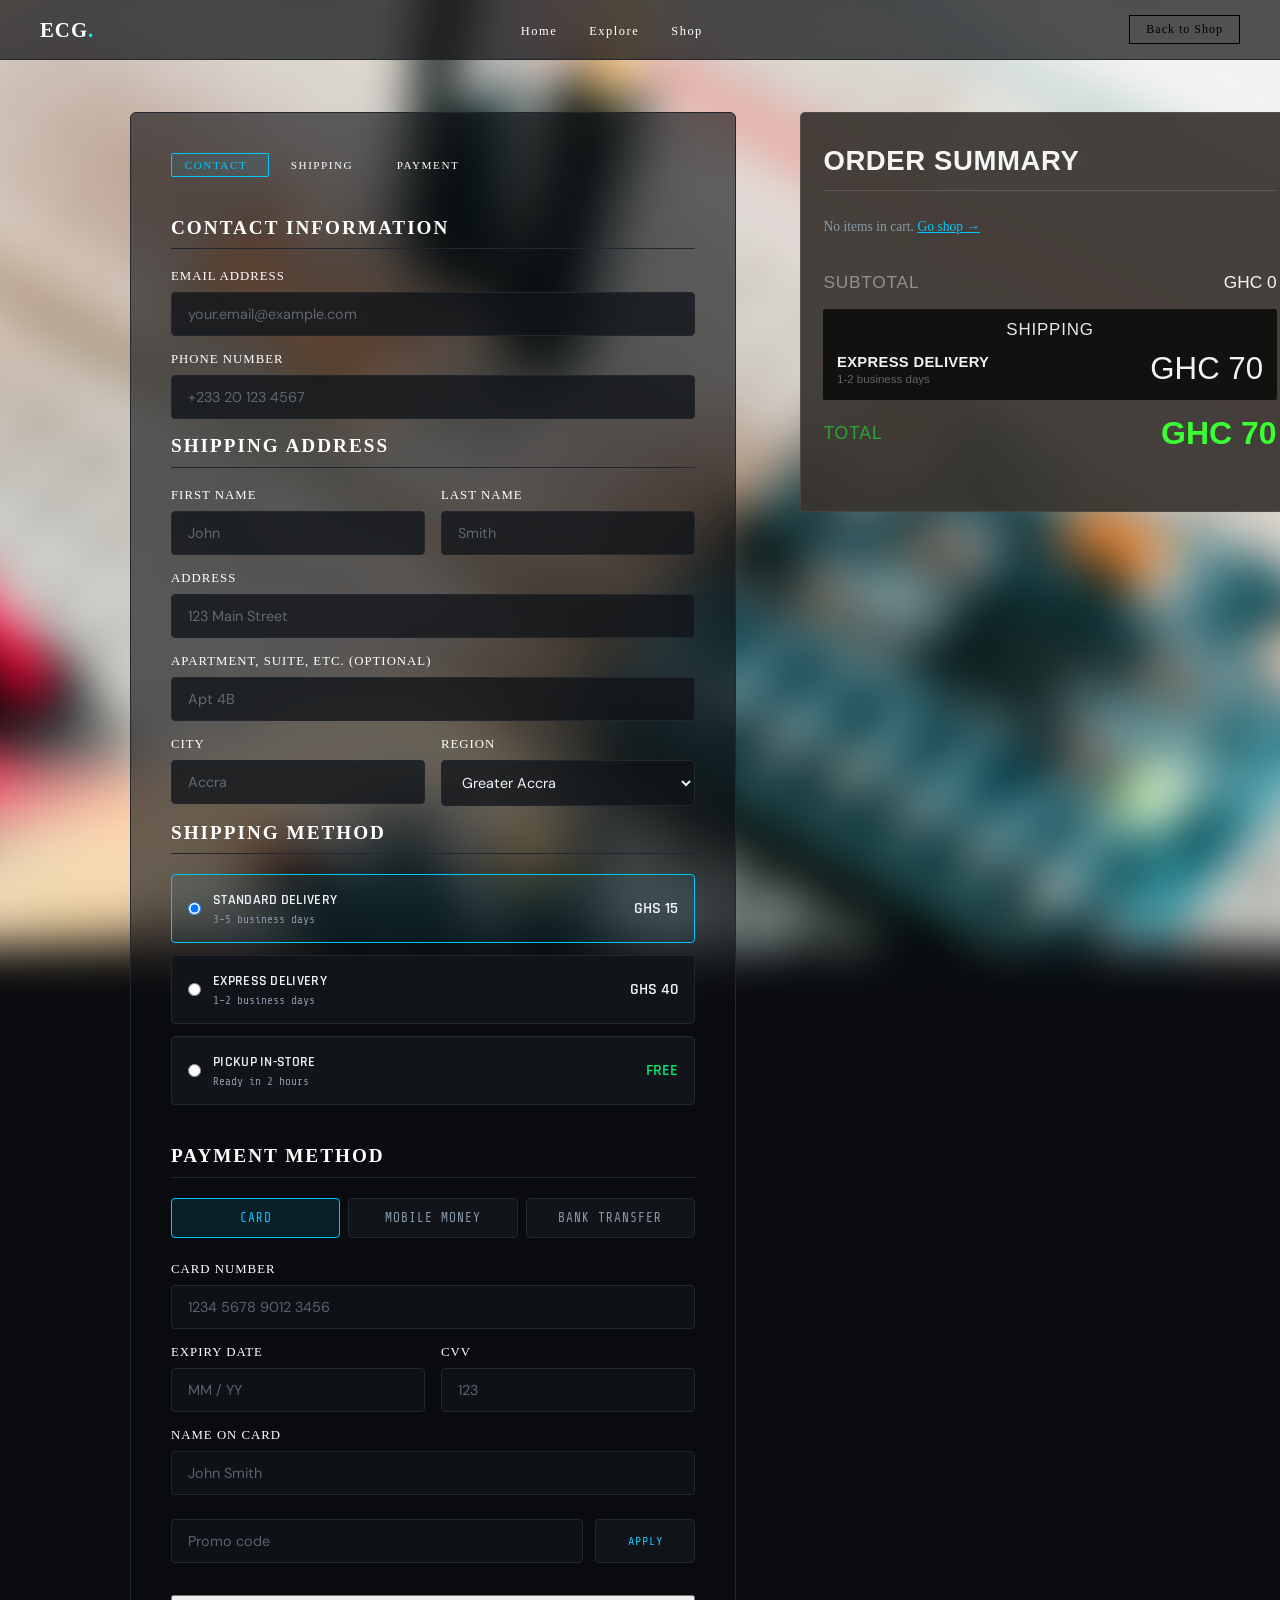
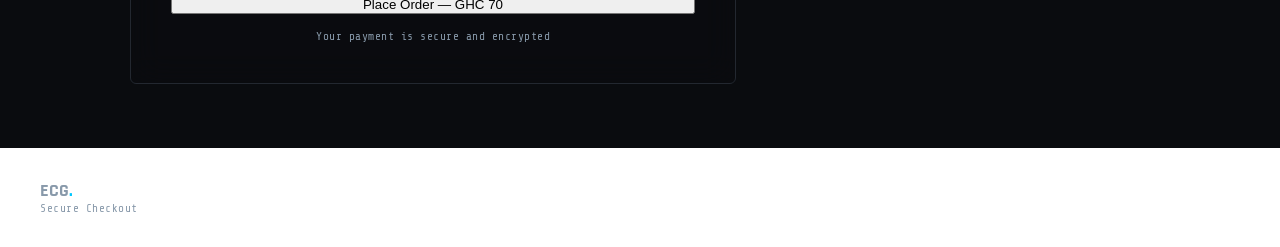
<file: checkout.html>
<!doctype html>
<html lang="en">
  <head>
    <meta charset="UTF-8" />
    <meta name="viewport" content="width=device-width, initial-scale=1.0" />
    <title>Checkout</title>
    <link rel="stylesheet" href="styles.css" />
    <link rel="stylesheet" href="checkout.css" />
  </head>
  <body>
    <nav>
      <a href="index.html" class="nav-logo">ECG<span>.</span></a>
      <ul class="nav-links">
        <li><a href="index.html">Home</a></li>
        <li><a href="explore.html">Explore</a></li>
        <li><a href="shop.html">Shop</a></li>
      </ul>
      <a href="shop.html" class="nav-cart-btn">Back to Shop</a>
    </nav>

    <div class="checkout-layout">
      <!-- ── LEFT: FORM ── -->
      <div class="checkout-form-section">
        <!-- Progress Steps -->
        <div class="checkout-progress">
          <span class="progress-step active">Contact</span>
          <span class="progress-step">Shipping</span>
          <span class="progress-step">Payment</span>
        </div>

        <!-- Contact Section -->
        <h2>Contact Information</h2>
        <div class="form-group">
          <label class="form-label">Email Address</label>
          <input
            type="email"
            class="form-input"
            placeholder="your.email@example.com"
          />
        </div>
        <div class="form-group">
          <label class="form-label">Phone Number</label>
          <input type="tel" class="form-input" placeholder="+233 20 123 4567" />
        </div>

        <!-- Shipping Address Section -->
        <h2 class="ship">Shipping Address</h2>
        <div class="form-row">
          <div class="form-group">
            <label class="form-label">First Name</label>
            <input type="text" class="form-input" placeholder="John" />
          </div>
          <div class="form-group">
            <label class="form-label">Last Name</label>
            <input type="text" class="form-input" placeholder="Smith" />
          </div>
        </div>
        <div class="form-group">
          <label class="form-label">Address</label>
          <input type="text" class="form-input" placeholder="123 Main Street" />
        </div>
        <div class="form-group">
          <label class="form-label">Apartment, suite, etc. (optional)</label>
          <input type="text" class="form-input" placeholder="Apt 4B" />
        </div>
        <div class="form-row">
          <div class="form-group">
            <label class="form-label">City</label>
            <input type="text" class="form-input" placeholder="Accra" />
          </div>
          <div class="form-group">
            <label class="form-label">Region</label>
            <select class="form-input">
              <option>Greater Accra</option>
              <option>Ashanti</option>
              <option>Western</option>
              <option>Eastern</option>
              <option>Central</option>
              <option>Volta</option>
              <option>Northern</option>
              <option>Upper East</option>
              <option>Upper West</option>
              <option>Brong-Ahafo</option>
            </select>
          </div>
        </div>

        <!-- Shipping Method Section -->
        <h2>Shipping Method</h2>
        <div class="shipping-options">
          <label class="shipping-option selected">
            <input type="radio" name="shipping" checked />
            <div class="option-content">
              <div class="option-name">Standard Delivery</div>
              <div class="option-desc">3–5 business days</div>
            </div>
            <span class="option-price">GHS 15</span>
          </label>

          <label class="shipping-option">
            <input type="radio" name="shipping" />
            <div class="option-content">
              <div class="option-name">Express Delivery</div>
              <div class="option-desc">1–2 business days</div>
            </div>
            <span class="option-price">GHS 40</span>
          </label>

          <label class="shipping-option">
            <input type="radio" name="shipping" />
            <div class="option-content">
              <div class="option-name">Pickup In-Store</div>
              <div class="option-desc">Ready in 2 hours</div>
            </div>
            <span class="option-price free">FREE</span>
          </label>
        </div>

        <!-- Payment Section -->
        <h2 style="margin-top: 2.5rem">Payment Method</h2>
        <div class="payment-tabs">
          <button class="payment-tab active" data-method="card">Card</button>
          <button class="payment-tab" data-method="mobile">Mobile Money</button>
          <button class="payment-tab" data-method="bank">Bank Transfer</button>
        </div>

        <div id="cardPayment" class="payment-method">
          <div class="form-group">
            <label class="form-label">Card Number</label>
            <input
              type="text"
              class="form-input"
              placeholder="1234 5678 9012 3456"
              maxlength="19"
              id="cardNum"
            />
          </div>
          <div class="form-row">
            <div class="form-group">
              <label class="form-label">Expiry Date</label>
              <input
                type="text"
                class="form-input"
                placeholder="MM / YY"
                maxlength="7"
              />
            </div>
            <div class="form-group">
              <label class="form-label">CVV</label>
              <input
                type="text"
                class="form-input"
                placeholder="123"
                maxlength="4"
              />
            </div>
          </div>
          <div class="form-group">
            <label class="form-label">Name on Card</label>
            <input type="text" class="form-input" placeholder="John Smith" />
          </div>
        </div>

        <!-- Promo Code -->
        <div class="promo-section">
          <input type="text" class="form-input" placeholder="Promo code" />
          <button class="btn-apply">Apply</button>
        </div>

        <button class="checkout-btn" onclick="placeOrder()" style="width: 100%">
          Place Order — <span id="finalTotal">GHC 0</span>
        </button>

        <p class="security-note">Your payment is secure and encrypted</p>
      </div>

      <!-- ── RIGHT: ORDER SUMMARY ── -->
      <div class="order-summary">
        <h3>ORDER SUMMARY</h3>
        <div id="orderLines" class="summary-lines"></div>

        <div class="summary-subtotal-row">
          <span>SUBTOTAL</span>
          <strong id="summaryTotal">GHC 0</strong>
        </div>

        <div class="summary-shipping-card">
          <div class="shipping-heading">SHIPPING</div>
          <div class="shipping-card-row">
            <div>
              <div class="shipping-service">EXPRESS DELIVERY</div>
              <div class="shipping-time">1-2 business days</div>
            </div>
            <div class="shipping-amount" id="summaryShippingAmount">GHC 70</div>
          </div>
        </div>

        <div class="summary-total-row">
          <span>TOTAL</span>
          <strong id="grandTotal">GHC 0</strong>
        </div>
      </div>
    </div>

    <!-- ── FOOTER ── -->
    <footer>
      <div class="footer-logo">ECG<span>.</span></div>
      <div
        style="
          font-family: var(--font-mono);
          font-size: 0.7rem;
          color: var(--muted);
          letter-spacing: 0.5px;
        "
      >
        Secure Checkout
      </div>
    </footer>

    <script>
      const cart = JSON.parse(localStorage.getItem("ecg-cart") || "[]");

      function renderOrder() {
        const lines = document.getElementById("orderLines");
        const shippingFee = 70;
        let subtotal = 0;

        if (cart.length === 0) {
          lines.innerHTML =
            '<p style="font-size:0.85rem;color:var(--muted);padding:0.5rem 0;">No items in cart. <a href="shop.html" style="color:var(--cyan);">Go shop →</a></p>';
        } else {
          lines.innerHTML = cart
            .map((item) => {
              subtotal += item.price * item.qty;
              const lineName =
                item.qty > 1 ? `${item.name} x ${item.qty}` : item.name;
              return `
          <div class="order-line">
            <span class="name">${lineName}</span>
            <span class="amount">GHC ${item.price * item.qty}</span>
          </div>`;
            })
            .join("");
        }

        document.getElementById("summaryTotal").textContent = `GHC ${subtotal}`;
        document.getElementById("summaryShippingAmount").textContent =
          `GHC ${shippingFee}`;
        document.getElementById("grandTotal").textContent =
          `GHC ${subtotal + shippingFee}`;
        document.getElementById("finalTotal").textContent =
          `GHC ${subtotal + shippingFee}`;
      }

      function placeOrder() {
        alert("Order placed! Thank you for shopping with us.");
        localStorage.removeItem("ecg-cart");
        window.location.href = "index.html";
      }

      // Card number formatting
      document
        .getElementById("cardNum")
        ?.addEventListener("input", function () {
          this.value = this.value
            .replace(/\D/g, "")
            .replace(/(\d{4})(?=\d)/g, "$1 ");
        });

      // Payment method tabs
      document.querySelectorAll(".payment-tab").forEach((btn) => {
        btn.addEventListener("click", function () {
          document
            .querySelectorAll(".payment-tab")
            .forEach((b) => b.classList.remove("active"));
          this.classList.add("active");
        });
      });

      // Shipping option selection
      document.querySelectorAll('input[name="shipping"]').forEach((radio) => {
        radio.addEventListener("change", function () {
          document.querySelectorAll(".shipping-option").forEach((opt) => {
            opt.classList.remove("selected");
          });
          this.closest(".shipping-option").classList.add("selected");
        });
      });

      // Initialize
      renderOrder();
    </script>
  </body>
</html>
</file>
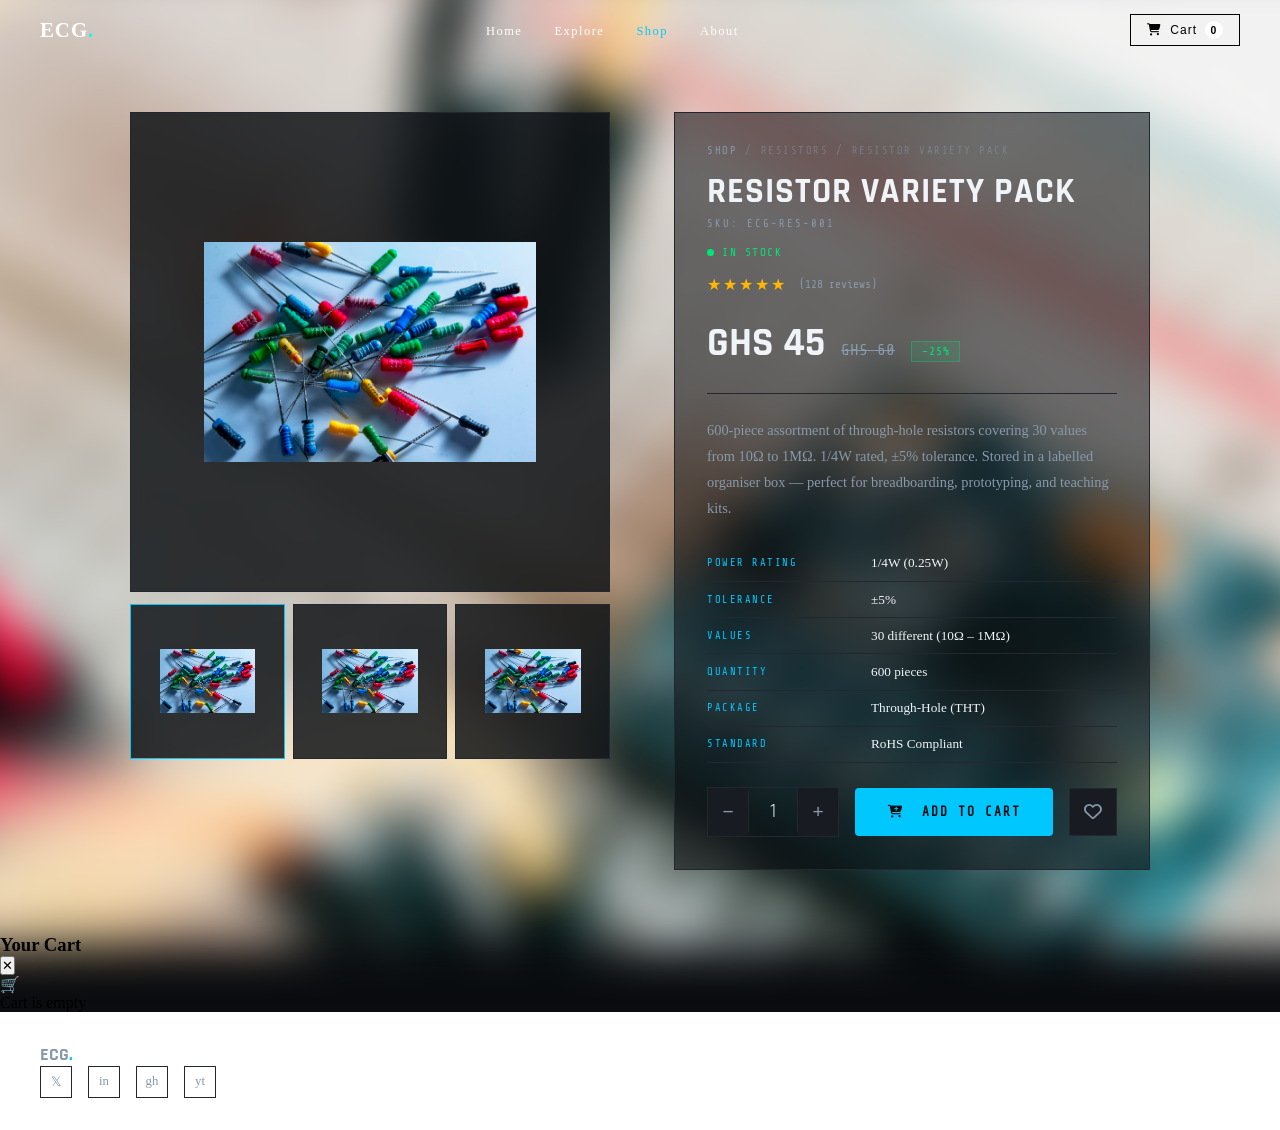
<file: product-detail.html>
<!doctype html>
<html lang="en">
  <head>
    <meta charset="UTF-8" />
    <meta name="viewport" content="width=device-width, initial-scale=1.0" />
    <title id="pageTitle">Product — ECG</title>
    <link rel="stylesheet" href="styles.css" />
    <link rel="stylesheet" href="product-detail.css" />
    <link
      rel="stylesheet"
      href="https://cdnjs.cloudflare.com/ajax/libs/font-awesome/6.5.0/css/all.min.css"
    />
  </head>
  <body>
    <!-- ── NAVIGATION ── -->
    <nav>
      <a href="index.html" class="nav-logo">ECG<span>.</span></a>
      <ul class="nav-links">
        <li><a href="index.html">Home</a></li>
        <li><a href="explore.html">Explore</a></li>
        <li><a href="shop.html" class="active">Shop</a></li>
        <li><a href="about.html">About</a></li>
      </ul>
      <button class="nav-cart-btn" id="openCart">
        <i class="fas fa-cart-shopping"></i> Cart
        <span class="cart-count" id="cartCount">0</span>
      </button>
    </nav>

    <!-- ── PRODUCT DETAIL ── -->
    <div class="product-detail">
      <!-- LEFT: Gallery -->
      <div class="detail-gallery">
        <div class="detail-main-img">
          <img id="mainImg" src="" alt="Product" />
        </div>
        <div class="detail-thumbs" id="thumbs"></div>
      </div>

      <!-- RIGHT: Info -->
      <div class="detail-info">
        <div class="breadcrumb">
          <a href="shop.html">Shop</a>
          <span>/</span>
          <span id="breadcrumbCat">Components</span>
          <span>/</span>
          <span id="breadcrumbName">Product</span>
        </div>

        <h1 id="detailName">Loading...</h1>
        <div class="sku" id="detailSku">SKU: ECG-000</div>

        <div class="stock-indicator">
          <div class="stock-dot"></div>
          <span>In Stock</span>
        </div>

        <div class="detail-rating">
          <div class="stars" id="detailStars">★★★★★</div>
          <span id="detailReviews">(0 reviews)</span>
        </div>

        <div class="detail-price-block">
          <div class="detail-price" id="detailPrice">GHS 0</div>
          <div class="detail-price-old" id="detailPriceOld"></div>
          <div class="detail-save" id="detailSave" style="display: none"></div>
        </div>

        <p class="detail-desc" id="detailDesc"></p>

        <table class="spec-table" id="specTable"></table>

        <div class="add-to-cart-block">
          <div class="qty-selector">
            <button onclick="changeQty(-1)">−</button>
            <span id="qtyDisplay">1</span>
            <button onclick="changeQty(1)">+</button>
          </div>
          <button class="detail-add-btn" id="addBtn">
            <i class="fas fa-cart-plus"></i>&nbsp; Add to Cart
          </button>
          <button class="wishlist-detail-btn" id="wishBtn" title="Wishlist">
            <i class="far fa-heart"></i>
          </button>
        </div>
      </div>
    </div>

    <!-- ── RELATED PRODUCTS ── -->
    <div class="related-section">
      <h2>Related <span style="color: var(--cyan)">Products</span></h2>
      <div class="related-grid" id="relatedGrid"></div>
    </div>

    <!-- ── CART DRAWER ── -->
    <div class="cart-overlay" id="cartOverlay" onclick="closeCart()"></div>
    <div class="cart-drawer" id="cartDrawer">
      <div class="cart-header">
        <h3>Your Cart</h3>
        <button class="cart-close" onclick="closeCart()">✕</button>
      </div>
      <div class="cart-items" id="cartItems">
        <div class="cart-empty">
          <div class="cart-empty-icon">🛒</div>
          <p>Cart is empty</p>
        </div>
      </div>
      <div class="cart-footer" id="cartFooter" style="display: none">
        <div class="cart-subtotal">
          <span>Subtotal</span>
          <strong id="cartTotal">GHS 0</strong>
        </div>
        <p
          class="cart-tax"
          style="
            font-family: var(--font-mono);
            font-size: 0.65rem;
            color: var(--muted);
            margin-top: 0.25rem;
          "
        >
          Taxes &amp; shipping calculated at checkout
        </p>
        <button class="checkout-btn" onclick="location.href = 'checkout.html'">
          Proceed to Checkout →
        </button>
        <span class="continue-shopping" onclick="closeCart()"
          >← Continue Shopping</span
        >
      </div>
    </div>

    <!-- ── FOOTER ── -->
    <footer>
      <div class="footer-logo">ECG<span>.</span></div>
      <div class="social-links">
        <a href="#">𝕏</a><a href="#">in</a><a href="#">gh</a><a href="#">yt</a>
      </div>
    </footer>

    <div class="bottom-nav">
      <div class="bottom-nav-inner">
        <a href="index.html" class="bottom-nav-link"
          ><i class="fas fa-house"></i><span>Home</span></a
        >
        <a href="explore.html" class="bottom-nav-link"
          ><i class="fas fa-magnifying-glass"></i><span>Explore</span></a
        >
        <a href="shop.html" class="bottom-nav-link active"
          ><i class="fas fa-cart-shopping"></i><span>Shop</span></a
        >
        <a href="about.html" class="bottom-nav-link"
          ><i class="fas fa-circle-info"></i><span>About</span></a
        >
      </div>
    </div>

    <script>
      /* ── PRODUCT DATABASE ── */
      const products = [
        {
          id: 1,
          name: "Resistor Variety Pack",
          category: "Resistors",
          cat: "resistors",
          sku: "ECG-RES-001",
          price: 45,
          oldPrice: 60,
          rating: 5,
          reviews: 128,
          desc: "600-piece assortment of through-hole resistors covering 30 values from 10Ω to 1MΩ. 1/4W rated, ±5% tolerance. Stored in a labelled organiser box — perfect for breadboarding, prototyping, and teaching kits.",
          images: [
            "./imgs/resis.avif",
            "./imgs/resis.avif",
            "./imgs/resis.avif",
          ],
          specs: [
            ["Power Rating", "1/4W (0.25W)"],
            ["Tolerance", "±5%"],
            ["Values", "30 different (10Ω – 1MΩ)"],
            ["Quantity", "600 pieces"],
            ["Package", "Through-Hole (THT)"],
            ["Standard", "RoHS Compliant"],
          ],
        },
        {
          id: 2,
          name: "Ceramic Capacitor Kit",
          category: "Capacitors",
          cat: "capacitors",
          sku: "ECG-CAP-002",
          price: 68,
          oldPrice: null,
          rating: 4,
          reviews: 64,
          desc: "500-piece ceramic capacitor set spanning values from 10pF to 100µF. Includes both SMD and through-hole variants with a compact storage box. Ideal for decoupling, filtering, and timing circuits.",
          images: [
            "./imgs/cystals.jpg",
            "./imgs/cystals.jpg",
            "./imgs/cystals.jpg",
          ],
          specs: [
            ["Voltage Rating", "Up to 500V"],
            ["Values", "10pF – 100µF"],
            ["Types", "SMD + Through-Hole"],
            ["Quantity", "500 pieces"],
            ["Dielectric", "X7R / Y5V / NP0"],
            ["Standard", "RoHS Compliant"],
          ],
        },
        {
          id: 3,
          name: "1N4148 Fast Switching Diode ×100",
          category: "Diodes",
          cat: "diodes",
          sku: "ECG-DIO-003",
          price: 18,
          oldPrice: null,
          rating: 5,
          reviews: 203,
          desc: "Small signal fast switching diode in glass DO-35 package. 100V peak reverse voltage, 200mA continuous forward current. Essential for signal protection, rectification, and logic clamping.",
          images: [
            "https://images.unsplash.com/photo-1587614382346-4ec70e388b28?w=600&q=80",
          ],
          specs: [
            ["Peak Reverse Voltage", "100V"],
            ["Forward Current", "200mA"],
            ["Reverse Recovery Time", "4ns"],
            ["Package", "DO-35 Glass"],
            ["Quantity", "100 pieces"],
            ["Standard", "RoHS Compliant"],
          ],
        },
        {
          id: 4,
          name: "BC547 NPN Transistor ×50",
          category: "Transistors",
          cat: "transistors",
          sku: "ECG-TRN-004",
          price: 24,
          oldPrice: 30,
          rating: 4,
          reviews: 87,
          desc: "General purpose NPN bipolar junction transistor in TO-92 plastic package. 45V collector-emitter voltage, 100mA collector current. Ideal for switching, signal amplification, and driver stages.",
          images: [
            "https://images.unsplash.com/photo-1581091226825-a6a2a5aee158?w=600&q=80",
          ],
          specs: [
            ["Type", "NPN BJT"],
            ["Vceo", "45V"],
            ["Ic Max", "100mA"],
            ["hFE (β)", "110 – 800"],
            ["Package", "TO-92"],
            ["Quantity", "50 pieces"],
          ],
        },
        {
          id: 5,
          name: "RGB LED Assortment ×100",
          category: "LEDs",
          cat: "leds",
          sku: "ECG-LED-005",
          price: 28,
          oldPrice: null,
          rating: 5,
          reviews: 91,
          desc: "100-piece LED kit covering red, green, blue, white and yellow colours. 5mm through-hole, 2.1V–3.4V forward voltage depending on colour. Great for indicators, decorative lighting and beginner projects.",
          images: [
            "https://images.unsplash.com/photo-1550751827-4bd374c3f58b?w=600&q=80",
          ],
          specs: [
            ["Size", "5mm"],
            ["Package", "Through-Hole"],
            ["Forward Voltage", "2.1V – 3.4V"],
            ["Colours", "Red, Green, Blue, White, Yellow"],
            ["Quantity", "100 pieces"],
            ["Standard", "RoHS Compliant"],
          ],
        },
        {
          id: 6,
          name: "Zener Diode Kit ×50",
          category: "Diodes",
          cat: "diodes",
          sku: "ECG-ZEN-006",
          price: 38,
          oldPrice: null,
          rating: 4,
          reviews: 56,
          desc: "50-piece assortment of Zener diodes covering voltage range 2.4V to 33V in DO-35 glass package. Essential for voltage regulation, overvoltage protection, and reference circuits.",
          images: [
            "https://images.unsplash.com/photo-1587614382346-4ec70e388b28?w=600&q=80",
          ],
          specs: [
            ["Voltage Range", "2.4V – 33V"],
            ["Package", "DO-35 Glass"],
            ["Power Dissipation", "500mW"],
            ["Quantity", "50 pieces"],
            [
              "Values Included",
              "2.4, 3.3, 3.9, 4.7, 5.1, 5.6, 6.2, 7.5, 8.2, 9.1, 10, 12, 15, 18, 24, 33V",
            ],
            ["Standard", "RoHS Compliant"],
          ],
        },
        {
          id: 7,
          name: "NE555 Timer IC ×10",
          category: "Integrated Circuits",
          cat: "ics",
          sku: "ECG-IC-007",
          price: 22,
          oldPrice: null,
          rating: 5,
          reviews: 312,
          desc: "The classic NE555 timer IC from Texas Instruments in DIP-8 package. Supports astable, monostable, and bistable operation. Operating voltage 5V – 15V. A must-have for any component kit.",
          images: [
            "https://images.unsplash.com/photo-1581091226825-a6a2a5aee158?w=600&q=80",
          ],
          specs: [
            ["Supply Voltage", "5V – 15V"],
            ["Package", "DIP-8"],
            ["Output Current", "200mA"],
            ["Timing Range", "µs to hours"],
            ["Manufacturer", "Texas Instruments"],
            ["Quantity", "10 pieces"],
          ],
        },
        {
          id: 8,
          name: "LM35 Temperature Sensor ×5",
          category: "Sensors",
          cat: "sensors",
          sku: "ECG-SEN-008",
          price: 55,
          oldPrice: 65,
          rating: 4,
          reviews: 74,
          desc: "Precision centigrade temperature sensor with linear 10mV/°C output. Range −55°C to +150°C. No external calibration required. Analogue output connects directly to ADC or microcontroller. TO-92 package.",
          images: [
            "https://images.unsplash.com/photo-1563770660941-20978e870e26?w=600&q=80",
          ],
          specs: [
            ["Temperature Range", "−55°C to +150°C"],
            ["Output", "10mV/°C (linear)"],
            ["Supply Voltage", "4V – 30V"],
            ["Accuracy", "±0.5°C at 25°C"],
            ["Package", "TO-92"],
            ["Quantity", "5 pieces"],
          ],
        },
      ];

      /* ── STATE ── */
      let cart = JSON.parse(localStorage.getItem("ecg-cart") || "[]");
      let qty = 1;
      let currentProduct = null;

      /* ── LOAD PRODUCT FROM URL ── */
      function loadProduct() {
        const params = new URLSearchParams(location.search);
        const id = parseInt(params.get("id")) || 1;
        const p = products.find((x) => x.id === id) || products[0];
        currentProduct = p;

        document.title = p.name + " — ECG";
        document.getElementById("pageTitle").textContent = p.name + " — ECG";
        document.getElementById("detailName").textContent = p.name;
        document.getElementById("detailSku").textContent = "SKU: " + p.sku;
        document.getElementById("breadcrumbCat").textContent = p.category;
        document.getElementById("breadcrumbName").textContent = p.name;
        document.getElementById("detailDesc").textContent = p.desc;
        document.getElementById("detailPrice").textContent = "GHS " + p.price;
        document.getElementById("detailReviews").textContent =
          "(" + p.reviews + " reviews)";

        // Stars
        const full = Math.round(p.rating);
        document.getElementById("detailStars").textContent =
          "★".repeat(full) + "☆".repeat(5 - full);

        // Old price / save badge
        if (p.oldPrice) {
          document.getElementById("detailPriceOld").textContent =
            "GHS " + p.oldPrice;
          const pct = Math.round((1 - p.price / p.oldPrice) * 100);
          const save = document.getElementById("detailSave");
          save.textContent = "−" + pct + "%";
          save.style.display = "";
        }

        // Main image
        document.getElementById("mainImg").src = p.images[0];
        document.getElementById("mainImg").alt = p.name;

        // Thumbnails
        const thumbsEl = document.getElementById("thumbs");
        thumbsEl.innerHTML = p.images
          .map(
            (src, i) => `
    <div class="detail-thumb ${i === 0 ? "active" : ""}" onclick="switchImg(this, '${src}')">
      <img src="${src}" alt="${p.name}" />
    </div>`,
          )
          .join("");

        // Spec table
        const tableEl = document.getElementById("specTable");
        tableEl.innerHTML = p.specs
          .map(
            ([k, v]) => `
    <tr><td>${k}</td><td>${v}</td></tr>`,
          )
          .join("");

        // Add to cart button
        document.getElementById("addBtn").onclick = () => {
          addToCart(p.id, p.name, p.price);
        };

        // Related products (same category, exclude self)
        const related = products.filter(
          (x) => x.cat === p.cat && x.id !== p.id,
        );
        const relatedGrid = document.getElementById("relatedGrid");
        if (related.length === 0) {
          relatedGrid.closest(".related-section").style.display = "none";
        } else {
          relatedGrid.innerHTML = related
            .map(
              (r) => `
      <div class="product-card" onclick="location.href='product-detail.html?id=${r.id}'">
        <div class="product-img">
          <img src="${r.images[0]}" alt="${r.name}" />
        </div>
        <div class="product-info">
          <div class="product-category">${r.category}</div>
          <div class="product-name">${r.name}</div>
          <div class="price-row">
            <div class="price">GHS ${r.price}</div>
            <button class="add-to-cart" onclick="event.stopPropagation();addToCart(${r.id},'${r.name}',${r.price})">+</button>
          </div>
        </div>
      </div>`,
            )
            .join("");
        }
      }

      function switchImg(thumb, src) {
        document.getElementById("mainImg").src = src;
        document
          .querySelectorAll(".detail-thumb")
          .forEach((t) => t.classList.remove("active"));
        thumb.classList.add("active");
      }

      /* ── QTY ── */
      function changeQty(delta) {
        qty = Math.max(1, qty + delta);
        document.getElementById("qtyDisplay").textContent = qty;
      }

      /* ── WISHLIST ── */
      document.getElementById("wishBtn").addEventListener("click", function () {
        this.classList.toggle("active");
        this.innerHTML = this.classList.contains("active")
          ? '<i class="fas fa-heart" style="color:var(--danger)"></i>'
          : '<i class="far fa-heart"></i>';
      });

      /* ── CART ── */
      function updateCartCount() {
        const total = cart.reduce((s, i) => s + i.qty, 0);
        document
          .querySelectorAll("#cartCount")
          .forEach((el) => (el.textContent = total));
      }

      function saveCart() {
        localStorage.setItem("ecg-cart", JSON.stringify(cart));
        updateCartCount();
        renderCartDrawer();
      }

      function addToCart(id, name, price) {
        for (let i = 0; i < qty; i++) {
          const existing = cart.find((x) => x.id === id);
          if (existing) existing.qty++;
          else cart.push({ id, name, price, qty: 1 });
        }
        saveCart();
        openCart();
      }

      function renderCartDrawer() {
        const container = document.getElementById("cartItems");
        const footer = document.getElementById("cartFooter");
        if (cart.length === 0) {
          container.innerHTML = `<div class="cart-empty"><div class="cart-empty-icon">🛒</div><p>Cart is empty</p></div>`;
          footer.style.display = "none";
          return;
        }
        footer.style.display = "block";
        let total = 0;
        container.innerHTML = cart
          .map((item) => {
            total += item.price * item.qty;
            return `
      <div class="cart-item">
        <div class="cart-item-img">
          <img src="https://via.placeholder.com/40/111418/00c8ff?text=${encodeURIComponent(item.name.charAt(0))}" alt="${item.name}"/>
        </div>
        <div>
          <div class="cart-item-name">${item.name}</div>
          <div class="cart-item-price">GHS ${item.price}</div>
        </div>
        <div class="qty-control">
          <button class="qty-btn" onclick="changeCartQty(${item.id},-1)">−</button>
          <input class="qty-num" type="text" value="${item.qty}" readonly />
          <button class="qty-btn" onclick="changeCartQty(${item.id},1)">+</button>
        </div>
      </div>`;
          })
          .join("");
        document.getElementById("cartTotal").textContent = "GHS " + total;
      }

      function changeCartQty(id, delta) {
        const item = cart.find((i) => i.id === id);
        if (!item) return;
        item.qty += delta;
        if (item.qty <= 0) cart = cart.filter((i) => i.id !== id);
        saveCart();
      }

      function openCart() {
        document.getElementById("cartDrawer").classList.add("open");
        document.getElementById("cartOverlay").classList.add("open");
        renderCartDrawer();
      }

      function closeCart() {
        document.getElementById("cartDrawer").classList.remove("open");
        document.getElementById("cartOverlay").classList.remove("open");
      }

      document.getElementById("openCart").addEventListener("click", openCart);

      /* ── INIT ── */
      loadProduct();
      updateCartCount();
      renderCartDrawer();
    </script>
  </body>
</html>
</file>
<file: styles.css>
/* ELECTRONICS COMPONENTS GUIDE — MAIN STYLES
   ============================================ */

@import url("https://fonts.googleapis.com/css2?family=Rajdhani:wght@400;500;600;700&family=Share+Tech+Mono&family=DM+Sans:wght@300;400;500;600&display=swap");

/* ── CSS Variables ── */
:root {
  --bg-dark: #0a0c0f;
  --bg-card: #111418;
  --bg-surface: #181c22;
  --border: #232830;
  --border-glow: #1e4a6e;
  --cyan: #00c8ff;
  --cyan-dim: #0099cc;
  --cyan-glow: rgba(0, 200, 255, 0.15);
  --white: #f0f4f8;
  --muted: #8899aa;
  --text: #ccd6e0;
  --danger: #ff4d6d;
  --success: #00e676;
  --font-display: "Rajdhani", sans-serif;
  --font-mono: "Share Tech Mono", monospace;
  --font-body: "DM Sans", sans-serif;
}

*,
*::before,
*::after {
  box-sizing: border-box;
  margin: 0;
  padding: 0;
}

html {
  scroll-behavior: smooth;
}

body {
  overflow-x: hidden;
}

/* ── Scrollbar ── */
::-webkit-scrollbar {
  width: 4px;
}
::-webkit-scrollbar-track {
  background: var(--bg-dark);
}
::-webkit-scrollbar-thumb {
  background: var(--border-glow);
  border-radius: 2px;
}

/* ── NAVIGATION ── */
nav {
  position: fixed;
  top: 0;
  left: 0;
  right: 0;
  z-index: 100;
  display: flex;
  align-items: center;
  justify-content: space-between;
  padding: 0 2.5rem;
  height: 60px;
  background: transparent;
}

.nav-logo {
  font-style: inter, sans-serif;
  font-size: 1.3rem;
  font-weight: 700;
  color: white;
  text-decoration: none;
  letter-spacing: 1px;
}

.nav-logo span {
  color: cyan;
}

.nav-links {
  font-style: inter, sans-serif;
  display: flex;
  gap: 2rem;
  list-style: none;
}

.nav-links a {
  font-size: 0.78rem;
  font-style: Poppins;
  font-weight: semi-bold;
  color: white;
  text-decoration: none;
  letter-spacing: 1.5px;
  transition: color 0.2s;
}

.nav-links a:hover,
.nav-links a.active {
  color: var(--cyan);
}

.nav-cart-btn {
  display: flex;
  align-items: center;
  gap: 0.5rem;
  background: transparent;
  border: 1px solid black;
  color: black;
  font-size: 0.75rem;
  padding: 0.4rem 1rem;
  cursor: pointer;
  text-decoration: none;
  transition: all 0.2s;
  letter-spacing: 1px;
}

.nav-cart-btn:hover {
  background: var(--cyan-glow);
  border-color: var(--cyan);
}

.cart-count {
  background: white;
  color: black;
  font-size: 0.65rem;
  font-weight: 700;
  width: 18px;
  height: 18px;
  border-radius: 50%;
  display: flex;
  align-items: center;
  justify-content: center;
}

/* ── HERO ── */
.hero {
  position: relative;
  min-height: 100vh;
  display: flex;
  align-items: center;
  overflow: hidden;
}

.hero-bg {
  position: absolute;
  inset: 0;
  background: url("./imgs/bg.jpg") center/cover no-repeat;
  filter: brightness(0.7) saturate(0.8);
}

.hero-bg::after {
  content: "";
  position: absolute;
  inset: 0;
}

/* Scanline overlay */
.hero::before {
  content: "";
  position: absolute;
  inset: 0;
  pointer-events: none;
  z-index: 1;
}

.hero-content {
  position: relative;
  z-index: 2;
  max-width: 680px;
  padding: 8rem 2.5rem 4rem;
}

.hero-tag {
  font-size: 0.9rem;
  font-style: Poppins, sans-serif;
  color: white;
  letter-spacing: 3px;
  margin-bottom: 1.2rem;
  display: flex;
  align-items: center;
  gap: 0.5rem;
}

.hero-tag::before {
  content: "";
  width: 24px;
  height: 1px;
  background: var(--cyan);
}

.hero h1 {
  font-size: clamp(2.8rem, 6vw, 5rem);
  font-weight: 700;
  line-height: 1.1;
  color: rgba(80, 106, 226, 0.719);
  margin-bottom: 0.2rem;
}

.hero h1 span {
  color: white;
}

.hero p {
  font-size: 1rem;
  color: white;
  max-width: 480px;
  margin: 1.2rem 0 2.2rem;
  line-height: 1.7;
}

.btn-primary {
  font-style:
    Roboto Mono,
    monospace;
  font-size: 0.8rem;
  letter-spacing: 2px;
  background: white;
  color: black;
  border: none;
  padding: 0.9rem 2.2rem;
  border-radius: 20px;
  cursor: pointer;
  text-decoration: none;
  display: inline-block;
  font-weight: 700;
  transition: all 0.2s;
}

.btn-primary:hover {
  background: #0c1314;
  color: white;
  box-shadow: 0 0 30px rgba(0, 200, 255, 0.4);
  transform: translateY(-1px);
}

.btn-outline {
  font-size: 0.8rem;
  letter-spacing: 2px;
  background: transparent;
  border-radius: 20px;
  color: white;
  border: 1px solid white;
  padding: 0.85rem 2.2rem;
  cursor: pointer;
  text-decoration: none;
  display: inline-block;
  transition: all 0.2s;
}

.btn-outline:hover {
  background: black;
  border: #0a0c0f;
}

.btn-outline-cta {
  margin-top: 1.5rem;
  display: inline-block;
}

.button-group {
  display: flex;
  gap: 2rem;
  flex-wrap: wrap;
}

.section-cta {
  text-align: center;
  margin-top: 3rem;
}

/* ── SECTION BASICS ── */
section {
  padding: 5rem 2.5rem;
}

.section-header {
  margin-bottom: 3rem;
  text-align: center;
}

.section-label {
  font-family: var(--font-mono);
  font-size: 0.7rem;
  color: var(--cyan);
  letter-spacing: 3px;
  text-transform: uppercase;
  margin-bottom: 0.6rem;
  display: flex;
  justify-content: center;
}

.section-header h2 {
  font-size: clamp(1.8rem, 3vw, 2.8rem);
  font-weight: 700;
  color: var(--white);
}

/* ── WHAT ARE ELECTRONICS SECTION ── */
.what-section {
  display: grid;
  color: white;
  grid-template-columns: 1fr 1fr;
  gap: 4rem;
  align-items: center;
  position: relative;
  overflow: hidden;
}

.what-section::before {
  content: "";
  position: absolute;
  inset: 0;
  background: url("./imgs/bg.jpg") center/cover no-repeat;
  background-size: cover;
  filter: blur(25px);
  transform: scale(1.25);
  z-index: -2;
}

.what-section::after {
  content: "";
  position: absolute;
  inset: 0;
  z-index: -1;
}

.what-video {
  position: relative;
  width: 100%;
  max-width: 100%;
  aspect-ratio: 16 / 9;
  overflow: hidden;
  background: black;
}

.what-video video {
  position: relative;
  z-index: 1;
  width: 100%;
  height: auto;
  object-fit: contain;
  max-height: 100%;
  display: block;
  margin: 0 auto;
  filter: brightness(0.75) saturate(0.7);
}

.what-video::before {
  content: "";
  position: absolute;
  inset: 0;
  border: 1px solid var(--border-glow);
  z-index: 0;
}

.what-text h3 {
  font-family: var(--font-display);
  font-size: 1.8rem;
  color: var(--white);
  margin-bottom: 1rem;
}

.what-text p {
  color: white;
  line-height: 1.8;
  margin-bottom: 1rem;
}

.carousel-controls {
  display: flex;
  gap: 0.5rem;
  margin-top: 1.5rem;
}

.carousel-btn {
  width: 36px;
  height: 36px;
  background: transparent;
  border: 2px solid white;
  border-radius: 20px;
  color: var(--muted);
  cursor: pointer;
  display: flex;
  align-items: center;
  justify-content: center;
  transition: all 0.2s;
  font-size: 0.9rem;
}

.carousel-btn:hover {
  border-color: var(--cyan);
  color: var(--cyan);
}

.explorebtn {
  margin-top: 2rem;
  display: inline-block;
  background: white;
  border: 1px solid;
  color: black;
  padding: 0.75rem 2rem;
  border-radius: 20px;
  font-size: 0.8rem;
  letter-spacing: 2px;
  text-decoration: none;
  transition: all 0.2s;
}

/* ── WHY STUDY SECTION ── */
.why-section {
  text-align: center;
  position: relative;
  overflow: hidden;
}

.why-section::before {
  content: "";
  position: absolute;
  inset: 0;
  background: url("./imgs/bg.jpg") center/cover no-repeat;
  background-size: cover;
  filter: blur(25px);
  transform: scale(1.25);
  z-index: -2;
}

.why-grid {
  display: grid;
  grid-template-columns: repeat(4, 1fr);
  gap: 1.5rem;
  margin-top: 3rem;
}

.why-card {
  background: rgba(255, 255, 255, 0.08);
  border: 1px solid rgba(255, 255, 255, 0.25);
  border-radius: 20px;
  backdrop-filter: blur(14px);
  -webkit-backdrop-filter: blur(14px);
  box-shadow: 0 10px 28px rgba(0, 0, 0, 0.28);
  padding: 2rem 1.5rem;
  text-align: left;
  position: relative;
  overflow: hidden;
  transition:
    transform 0.2s ease,
    border-color 0.25s ease,
    box-shadow 0.25s ease;
}

.why-card::before {
  content: "";
  position: absolute;
  top: 0;
  left: 0;
  width: 3px;
  height: 0;
  background: var(--cyan);
  transition: height 0.3s;
}

.why-card:hover {
  color: black;
}
.why-card:hover::before {
  height: 100%;
}

.why-num {
  font-size: 3rem;
  font-weight: 900;
  font-style:
    oblique 15deg Poppins,
    sans-serif;
  color: white;
  line-height: 1;
  margin-bottom: 0.75rem;
}

.why-card h4 {
  font-size: 1rem;
  color: white;
  margin-bottom: 0.5rem;
  text-transform: uppercase;
  letter-spacing: 1px;
}

.why-card p {
  font-size: 0.85rem;
  color: white;
  align-items: center;
  font-style: Poppins, sans-serif;
}

/* ── COMPONENT THUMBNAIL STRIP ── */
.component-strip {
  display: flex;
  gap: 0.8rem;
  padding: 1.5rem 2.5rem;
  background: transparent;
  overflow-x: auto;
  align-self: center;
  margin: 0 auto;
  max-width: 500px;
}

.component-thumb {
  flex: 0 0 64px;
  height: 64px;
  background: transparent;
  display: flex;
  align-items: center;
  justify-content: center;
  cursor: pointer;
  transition: all 0.2s;
}

.component-thumb:hover {
  border-color: var(--cyan);
  box-shadow: inset 0 0 12px var(--cyan-glow);
}

.component-thumb img {
  width: 60px;
  height: 60px;
  object-fit: contain;
  filter: brightness(1) saturate(0.5);
}

/* ── BOTTOM NAV ── */
.bottom-nav {
  display: none;
  position: fixed;
  bottom: 0;
  left: 0;
  right: 0;
  background: rgba(10, 12, 15, 0.97);
  border-top: 1px solid var(--border);
  padding: 0.75rem 2rem;
  z-index: 100;
}

.bottom-nav-inner {
  display: flex;
  justify-content: space-around;
}

.bottom-nav-link {
  display: flex;
  flex-direction: column;
  align-items: center;
  gap: 0.2rem;
  text-decoration: none;
  color: var(--muted);
  font-family: var(--font-mono);
  font-size: 0.6rem;
  text-transform: uppercase;
  letter-spacing: 1px;
  transition: color 0.2s;
}

.bottom-nav-link.active,
.bottom-nav-link:hover {
  color: var(--cyan);
}

/* ── FOOTER ── */
footer {
  background: white;
  padding: 2rem 2.5rem;
  display: absoulte;
  align-items: center;
  justify-content: space-between;
}

.footer-logo {
  font-family: var(--font-display);
  font-size: 1.1rem;
  font-weight: 700;
  color: var(--muted);
}

.footer-logo span {
  color: var(--cyan);
}

.social-links {
  display: flex;
  gap: 1rem;
}

.social-links a {
  width: 32px;
  height: 32px;
  border: 1px solid var(--border);
  display: flex;
  align-items: center;
  justify-content: center;
  text-decoration: none;
  color: var(--muted);
  font-size: 0.8rem;
  transition: all 0.2s;
}

.social-links a:hover {
  border-color: var(--cyan);
  color: var(--cyan);
}

/* ── UTILITY ── */
.container {
  max-width: 1200px;
  margin: 0 auto;
}
.text-cyan {
  color: var(--cyan);
}
.text-muted {
  color: var(--muted);
}

/* ── RESPONSIVE ── */
@media (max-width: 900px) {
  .what-section {
    grid-template-columns: 1fr;
  }
  .why-grid {
    grid-template-columns: 1fr 1fr;
  }
  .component-card {
    grid-template-columns: 120px 1fr;
  }
  .component-card > .learn-more-btn {
    grid-column: 1 / -1;
  }
}

@media (max-width: 600px) {
  nav {
    padding: 0 1.2rem;
  }
  section {
    padding: 3.5rem 1.2rem;
  }
  .why-grid {
    grid-template-columns: 1fr;
  }
  .nav-links {
    display: none;
  }
  .bottom-nav {
    display: block;
  }
  body {
    padding-bottom: 60px;
  }
  .component-card {
    grid-template-columns: 1fr;
  }
}
</file>
<file: checkout.css>
/* ── BACKGROUND ── */
body {
  position: relative;
  background: #0a0c0f;
  color: black;
  font-family: "Times New Roman", Times, serif;
}

body::before {
  content: "";
  position: fixed;
  inset: 0;
  background: url("./imgs/bg.jpg") center/cover no-repeat;
  filter: blur(22px);
  transform: scale(1.1);
  z-index: -1;
}

/* ── NAV BACKDROP ── */
nav {
  background: rgba(10, 12, 15, 0.7);
  backdrop-filter: blur(12px);
  -webkit-backdrop-filter: blur(12px);
  border-bottom: 1px solid var(--border);
}

/* ── CHECKOUT LAYOUT ── */
.checkout-layout {
  display: grid;
  grid-template-columns: 1fr 350px;
  gap: 4rem;
  max-width: 1100px;
  margin: 0 auto;
  padding: 7rem 2.5rem 4rem;
  min-height: 70vh;
}

/* ── PROGRESS INDICATOR ── */
.checkout-progress {
  display: flex;
  align-items: center;
  gap: 0.5rem;
  margin-bottom: 2.5rem;
}

.progress-step {
  font-size: 0.7rem;
  font-family: "Times New Roman", Times, serif;
  text-transform: uppercase;
  letter-spacing: 1.5px;
  color: white;
  padding: 0.3rem 0.8rem;
  border: 1px solid transparent;
  border-radius: 2px;
}

.progress-step.active {
  color: var(--cyan);
  border-color: var(--cyan);
  background: rgba(0, 200, 255, 0.08);
}

.checkout-progress .progress-step:not(:last-child)::after {
  content: "";
  margin-left: 0.5rem;
  color: var(--border);
  font-size: 0.7rem;
}

/* ── FORM WRAPPER ── */
.checkout-form-section {
  background: rgba(10, 12, 15, 0.6);
  backdrop-filter: blur(16px);
  -webkit-backdrop-filter: blur(16px);
  border: 1px solid var(--border);
  border-radius: 6px;
  padding: 2.5rem;
}

/* ── FORM SECTION ── */
.checkout-form-section h2 {
  font-family: Cambria, Cochin, Georgia, Times, "Times New Roman", serif;
  font-size: 1.2rem;
  font-weight: 700;
  margin: 0 0 1.25rem 0;
  color: white;
  text-transform: uppercase;
  letter-spacing: 2px;
  padding-bottom: 0.6rem;
  border-bottom: 1px solid var(--border);
}

.form-group {
  margin-bottom: 1rem;
}

.form-label {
  font-size: 0.8rem;
  font-family: "Times New Roman", Times, serif;
  color: white;
  text-transform: uppercase;
  letter-spacing: 1px;
  display: block;
  margin-bottom: 0.5rem;
}

.form-input {
  width: 100%;
  background: rgba(17, 20, 24, 0.8);
  border: 1px solid var(--border);
  color: var(--white);
  font-family: var(--font-body);
  font-size: 0.9rem;
  padding: 0.75rem 1rem;
  border-radius: 4px;
  outline: none;
  transition:
    border-color 0.2s,
    box-shadow 0.2s;
}

.form-input::placeholder {
  color: var(--muted);
  opacity: 0.6;
}

.form-input:focus {
  border-color: var(--cyan);
  box-shadow: 0 0 0 3px rgba(0, 200, 255, 0.1);
}
.ship {
  margin-top: 2.5rem;
}
.form-row {
  display: grid;
  grid-template-columns: 1fr 1fr;
  gap: 1rem;
}

/* ── SHIPPING OPTIONS ── */
.shipping-options {
  display: flex;
  flex-direction: column;
  gap: 0.75rem;
  margin-bottom: 2rem;
}

.shipping-option {
  display: flex;
  align-items: center;
  justify-content: space-between;
  padding: 1rem;
  background: var(--bg-card);
  border: 1px solid var(--border);
  border-radius: 4px;
  cursor: pointer;
  transition: all 0.2s;
}

.shipping-option:hover {
  border-color: var(--cyan);
}

.shipping-option.selected {
  border-color: var(--cyan);
  background: rgba(0, 200, 255, 0.05);
}

.shipping-option input[type="radio"] {
  cursor: pointer;
  margin-right: 0.75rem;
}

.option-content {
  flex: 1;
}

.option-name {
  font-family: var(--font-display);
  font-size: 0.9rem;
  font-weight: 600;
  color: var(--white);
  text-transform: uppercase;
  letter-spacing: 0.3px;
}

.option-desc {
  font-family: var(--font-mono);
  font-size: 0.7rem;
  color: var(--muted);
  margin-top: 0.25rem;
}

.option-price {
  font-family: var(--font-display);
  font-size: 1rem;
  font-weight: 600;
  color: var(--white);
}

.option-price.free {
  color: var(--success);
}

/* ── PAYMENT TABS ── */
.payment-tabs {
  display: flex;
  gap: 0.5rem;
  margin-bottom: 1.5rem;
}

.payment-tab {
  flex: 1;
  padding: 0.75rem;
  background: var(--bg-card);
  border: 1px solid var(--border);
  border-radius: 4px;
  color: var(--muted);
  font-family: var(--font-mono);
  font-size: 0.8rem;
  text-transform: uppercase;
  letter-spacing: 1px;
  cursor: pointer;
  transition: all 0.2s;
}

.payment-tab:hover {
  border-color: var(--cyan);
}

.payment-tab.active {
  background: rgba(0, 200, 255, 0.1);
  border-color: var(--cyan);
  color: var(--cyan);
}

.payment-method {
  display: block;
}

/* ── PROMO & CHECKOUT ── */
.promo-section {
  display: grid;
  grid-template-columns: 1fr 100px;
  gap: 0.75rem;
  margin: 1.5rem 0 2rem 0;
}

.btn-apply {
  background: var(--bg-card);
  border: 1px solid var(--border);
  color: var(--cyan);
  font-family: var(--font-mono);
  font-size: 0.75rem;
  text-transform: uppercase;
  letter-spacing: 1px;
  cursor: pointer;
  border-radius: 4px;
  transition: all 0.2s;
}

.btn-apply:hover {
  background: rgba(0, 200, 255, 0.1);
  border-color: var(--cyan);
}

.security-note {
  font-family: var(--font-mono);
  font-size: 0.7rem;
  color: var(--muted);
  text-align: center;
  margin-top: 1rem;
  letter-spacing: 0.5px;
}

/* ── ORDER SUMMARY ── */
.order-summary {
  background: rgba(56, 52, 47, 0.92);
  backdrop-filter: blur(16px);
  -webkit-backdrop-filter: blur(16px);
  border: 1px solid rgba(255, 255, 255, 0.08);
  border-radius: 5px;
  padding: 2rem 1.4rem 1.4rem;
  width: 500px;
  height: 400px;
  position: sticky;
  top: 80px;
}

.order-summary h3 {
  font-family: Arial, Helvetica, sans-serif;
  font-size: 1.72rem;
  font-weight: 700;
  color: rgba(255, 255, 255, 0.95);
  text-transform: uppercase;
  letter-spacing: 0.6px;
  margin-bottom: 1.25rem;
  padding-bottom: 0.8rem;
  border-bottom: 1px solid rgba(255, 255, 255, 0.15);
  white-space: nowrap;
}

.summary-lines {
  margin-bottom: 1.85rem;
}

.order-line {
  display: flex;
  justify-content: space-between;
  align-items: center;
  font-size: 0.96rem;
  padding: 0.8rem 0.15rem;
  border-bottom: 1px solid rgba(0, 0, 0, 0.28);
}

.order-line .name {
  flex: 1;
  color: rgba(255, 255, 255, 0.45);
  font-family: Arial, Helvetica, sans-serif;
  white-space: nowrap;
  overflow: hidden;
  text-overflow: ellipsis;
}

.order-line .amount {
  min-width: 4.9rem;
  text-align: right;
  color: rgba(255, 255, 255, 0.9);
  font-family: Arial, Helvetica, sans-serif;
  font-size: 0.97rem;
  font-weight: 100;
}

.summary-subtotal-row {
  display: flex;
  justify-content: space-between;
  align-items: center;
  margin-top: 0.35rem;
  gap: 0.8rem;
}

.summary-subtotal-row span {
  font-family: Arial, Helvetica, sans-serif;
  font-size: 1.08rem;
  color: rgba(255, 255, 255, 0.42);
  text-transform: uppercase;
  letter-spacing: 0.8px;
  white-space: nowrap;
}

.summary-subtotal-row strong {
  font-family: Arial, Helvetica, sans-serif;
  font-size: 1.08rem;
  color: rgba(255, 255, 255, 0.95);
  font-weight: 500;
  white-space: nowrap;
}

.summary-shipping-card {
  margin-top: 1rem;
  background: rgba(12, 12, 12, 0.92);
  border-radius: 2px;
  padding: 0.68rem 0.85rem 0.8rem;
}

.shipping-heading {
  text-align: center;
  color: rgba(255, 255, 255, 0.9);
  font-family: Arial, Helvetica, sans-serif;
  font-size: 1.06rem;
  letter-spacing: 0.8px;
  margin-bottom: 0.7rem;
}

.shipping-card-row {
  display: flex;
  justify-content: space-between;
  align-items: center;
}

.shipping-service {
  color: rgba(255, 255, 255, 0.95);
  font-family: Arial, Helvetica, sans-serif;
  font-size: 0.92rem;
  font-weight: 700;
  letter-spacing: 0.35px;
  white-space: nowrap;
}

.shipping-time {
  margin-top: 0.15rem;
  color: rgba(255, 255, 255, 0.35);
  font-size: 0.72rem;
  font-family: Arial, Helvetica, sans-serif;
}

.shipping-amount {
  color: rgba(255, 255, 255, 0.95);
  font-family: Arial, Helvetica, sans-serif;
  font-size: 1.95rem;
  font-weight: 100;
  white-space: nowrap;
}

.summary-total-row {
  margin-top: 0.95rem;
  display: flex;
  justify-content: space-between;
  align-items: center;
  gap: 0.8rem;
}

.summary-total-row span {
  color: #2ea335;
  font-family: Arial, Helvetica, sans-serif;
  font-size: 1.1rem;
  text-transform: uppercase;
  letter-spacing: 0.8px;
  white-space: nowrap;
}

.summary-total-row strong {
  color: #39ff33;
  font-family: Arial, Helvetica, sans-serif;
  font-size: 2rem;
  font-weight: 600;
  white-space: nowrap;
}

/* ── RESPONSIVE ── */
@media (max-width: 1024px) {
  .checkout-layout {
    grid-template-columns: 1fr;
    gap: 2rem;
  }

  .order-summary {
    position: static;
  }
}

@media (max-width: 768px) {
  .checkout-layout {
    padding: 7rem 1.5rem 2rem;
  }

  .order-summary {
    padding: 1.45rem 1rem 1.1rem;
    border-radius: 18px;
  }

  .order-summary h3 {
    font-size: 1.4rem;
    letter-spacing: 0.5px;
  }

  .summary-subtotal-row span,
  .summary-subtotal-row strong,
  .summary-total-row span,
  .summary-total-row strong {
    font-size: 1rem;
  }

  .shipping-heading {
    font-size: 0.92rem;
  }

  .shipping-service {
    font-size: 0.82rem;
  }

  .shipping-time {
    font-size: 0.66rem;
  }

  .shipping-amount {
    font-size: 1.5rem;
  }

  .order-line {
    font-size: 0.84rem;
  }

  .order-line .amount {
    font-size: 0.83rem;
  }

  .form-row {
    grid-template-columns: 1fr;
  }
}
</file>
<file: product-detail.css>
/* ELECTRONICS COMPONENTS GUIDE — PRODUCT DETAIL STYLES
   ====================================================== */

/* ── PAGE BACKGROUND ── */
body {
  position: relative;
  background: #0a0c0f;
}

body::before {
  content: "";
  position: fixed;
  inset: 0;
  background: url("./imgs/bg.jpg") center/cover no-repeat;
  filter: blur(22px);
  transform: scale(1.1);
  z-index: -1;
}

/* ── PRODUCT DETAIL LAYOUT ── */
.product-detail {
  padding: 7rem 2.5rem 4rem;
  max-width: 1100px;
  margin: 0 auto;
  display: grid;
  grid-template-columns: 480px 1fr;
  gap: 4rem;
  align-items: start;
}

/* ── BREADCRUMB ── */
.breadcrumb {
  font-family: var(--font-mono);
  font-size: 0.65rem;
  color: var(--muted);
  text-transform: uppercase;
  letter-spacing: 1.5px;
  margin-bottom: 1rem;
  display: flex;
  align-items: center;
  gap: 0.5rem;
}

.breadcrumb a {
  color: var(--muted);
  text-decoration: none;
  transition: color 0.2s;
}

.breadcrumb a:hover {
  color: var(--cyan);
}

.breadcrumb span {
  color: var(--muted);
  opacity: 0.5;
}

/* ── GALLERY ── */
.detail-gallery {
  position: sticky;
  top: 80px;
}

.detail-main-img {
  aspect-ratio: 1;
  background: rgba(17, 20, 24, 0.85);
  backdrop-filter: blur(10px);
  border: 1px solid var(--border);
  display: flex;
  align-items: center;
  justify-content: center;
  padding: 2rem;
  margin-bottom: 0.75rem;
  position: relative;
  overflow: hidden;
}

.detail-main-img img {
  width: 80%;
  height: 80%;
  object-fit: contain;
  transition: transform 0.3s;
}

.detail-main-img:hover img {
  transform: scale(1.05);
}

.detail-thumbs {
  display: flex;
  gap: 0.5rem;
}

.detail-thumb {
  flex: 1;
  aspect-ratio: 1;
  background: rgba(17, 20, 24, 0.85);
  border: 1px solid var(--border);
  display: flex;
  align-items: center;
  justify-content: center;
  cursor: pointer;
  padding: 0.5rem;
  transition: border-color 0.2s;
}

.detail-thumb:hover,
.detail-thumb.active {
  border-color: var(--cyan);
}

.detail-thumb img {
  width: 70%;
  height: 70%;
  object-fit: contain;
}

/* ── PRODUCT INFO ── */
.detail-info {
  background: rgba(10, 12, 15, 0.55);
  backdrop-filter: blur(10px);
  -webkit-backdrop-filter: blur(10px);
  border: 1px solid var(--border);
  padding: 2rem;
}

.detail-info h1 {
  font-family: var(--font-display);
  font-size: 2.2rem;
  font-weight: 700;
  color: var(--white);
  text-transform: uppercase;
  line-height: 1.1;
  letter-spacing: 1px;
  margin-bottom: 0.4rem;
}

.detail-info .sku {
  font-family: var(--font-mono);
  font-size: 0.65rem;
  color: var(--muted);
  letter-spacing: 2px;
  margin-bottom: 1rem;
}

/* Stock indicator */
.stock-indicator {
  display: flex;
  align-items: center;
  gap: 0.5rem;
  font-family: var(--font-mono);
  font-size: 0.7rem;
  text-transform: uppercase;
  letter-spacing: 1.5px;
  margin-bottom: 1rem;
}

.stock-dot {
  width: 7px;
  height: 7px;
  border-radius: 50%;
  background: var(--success);
  animation: pulse 2s ease-in-out infinite;
}

@keyframes pulse {
  0%,
  100% {
    opacity: 1;
  }
  50% {
    opacity: 0.4;
  }
}

.stock-indicator span {
  color: var(--success);
}

/* Rating */
.detail-rating {
  display: flex;
  align-items: center;
  gap: 0.75rem;
  margin-bottom: 1.5rem;
}

.detail-rating .stars {
  font-size: 1rem;
  color: #ffb700;
  letter-spacing: 2px;
}

.detail-rating span {
  font-family: var(--font-mono);
  font-size: 0.7rem;
  color: var(--muted);
}

/* Price */
.detail-price-block {
  display: flex;
  align-items: baseline;
  gap: 1rem;
  margin-bottom: 1.5rem;
  padding-bottom: 1.5rem;
  border-bottom: 1px solid var(--border);
}

.detail-price {
  font-family: var(--font-display);
  font-size: 2.5rem;
  font-weight: 700;
  color: var(--white);
}

.detail-price-old {
  font-family: var(--font-mono);
  font-size: 1rem;
  color: var(--muted);
  text-decoration: line-through;
}

.detail-save {
  font-family: var(--font-mono);
  font-size: 0.7rem;
  color: var(--success);
  background: rgba(0, 230, 118, 0.1);
  border: 1px solid rgba(0, 230, 118, 0.3);
  padding: 0.2rem 0.6rem;
  letter-spacing: 1px;
}

/* Description */
.detail-desc {
  font-size: 0.9rem;
  color: var(--muted);
  line-height: 1.8;
  margin-bottom: 1.5rem;
}

/* Spec table */
.spec-table {
  width: 100%;
  border-collapse: collapse;
  margin-bottom: 1.5rem;
}

.spec-table tr {
  border-bottom: 1px solid var(--border);
}

.spec-table td {
  padding: 0.6rem 0;
  font-size: 0.83rem;
}

.spec-table td:first-child {
  font-family: var(--font-mono);
  font-size: 0.65rem;
  color: var(--cyan);
  text-transform: uppercase;
  letter-spacing: 1.5px;
  width: 40%;
}

.spec-table td:last-child {
  color: var(--white);
}

/* Quantity + CTA */
.add-to-cart-block {
  display: flex;
  gap: 1rem;
  align-items: center;
  margin-top: 1.5rem;
}

.qty-selector {
  display: flex;
  align-items: center;
  border: 1px solid var(--border);
}

.qty-selector button {
  width: 40px;
  height: 48px;
  background: var(--bg-surface);
  border: none;
  color: var(--muted);
  cursor: pointer;
  font-size: 1.2rem;
  transition: all 0.15s;
}

.qty-selector button:hover {
  background: var(--cyan-glow);
  color: var(--cyan);
}

.qty-selector span {
  width: 50px;
  text-align: center;
  font-family: var(--font-display);
  font-size: 1.2rem;
  color: var(--white);
  border-left: 1px solid var(--border);
  border-right: 1px solid var(--border);
  padding: 0.5rem 0;
}

.detail-add-btn {
  flex: 1;
  font-family: var(--font-mono);
  font-size: 0.8rem;
  letter-spacing: 2px;
  text-transform: uppercase;
  background: var(--cyan);
  color: var(--bg-dark);
  border: none;
  border-radius: 4px;
  padding: 0 2rem;
  height: 48px;
  cursor: pointer;
  font-weight: 700;
  transition: all 0.2s;
}

.detail-add-btn:hover {
  background: #33d4ff;
  box-shadow: 0 2px 8px rgba(0, 200, 255, 0.3);
}

.wishlist-detail-btn {
  width: 48px;
  height: 48px;
  background: var(--bg-surface);
  border: 1px solid var(--border);
  color: var(--muted);
  cursor: pointer;
  font-size: 1.1rem;
  display: flex;
  align-items: center;
  justify-content: center;
  transition: all 0.2s;
}

.wishlist-detail-btn:hover {
  border-color: var(--danger);
  color: var(--danger);
}

/* ── RELATED PRODUCTS ── */
.related-section {
  max-width: 1100px;
  margin: 0 auto;
  padding: 3rem 2.5rem 4rem;
}

.related-section h2 {
  font-family: var(--font-display);
  font-size: 1.4rem;
  font-weight: 700;
  color: var(--white);
  text-transform: uppercase;
  letter-spacing: 1px;
  margin-bottom: 1.5rem;
  padding-bottom: 0.75rem;
  border-bottom: 1px solid var(--border);
}

.related-grid {
  display: grid;
  grid-template-columns: repeat(auto-fill, minmax(220px, 1fr));
  gap: 1.25rem;
}

/* Reuse product-card styles from shop.css */
.related-grid .product-card {
  background: rgba(18, 20, 26, 0.82);
  border: 1px solid var(--border);
  cursor: pointer;
  transition: all 0.25s;
}

.related-grid .product-card:hover {
  border-color: var(--cyan);
  transform: translateY(-2px);
}

/* ── RESPONSIVE ── */
@media (max-width: 900px) {
  .product-detail {
    grid-template-columns: 1fr;
    gap: 2rem;
    padding: 6rem 1.5rem 3rem;
  }

  .detail-gallery {
    position: static;
  }
}

@media (max-width: 600px) {
  .detail-info h1 {
    font-size: 1.6rem;
  }

  .add-to-cart-block {
    flex-wrap: wrap;
  }

  .detail-add-btn {
    width: 100%;
  }
}
</file>
